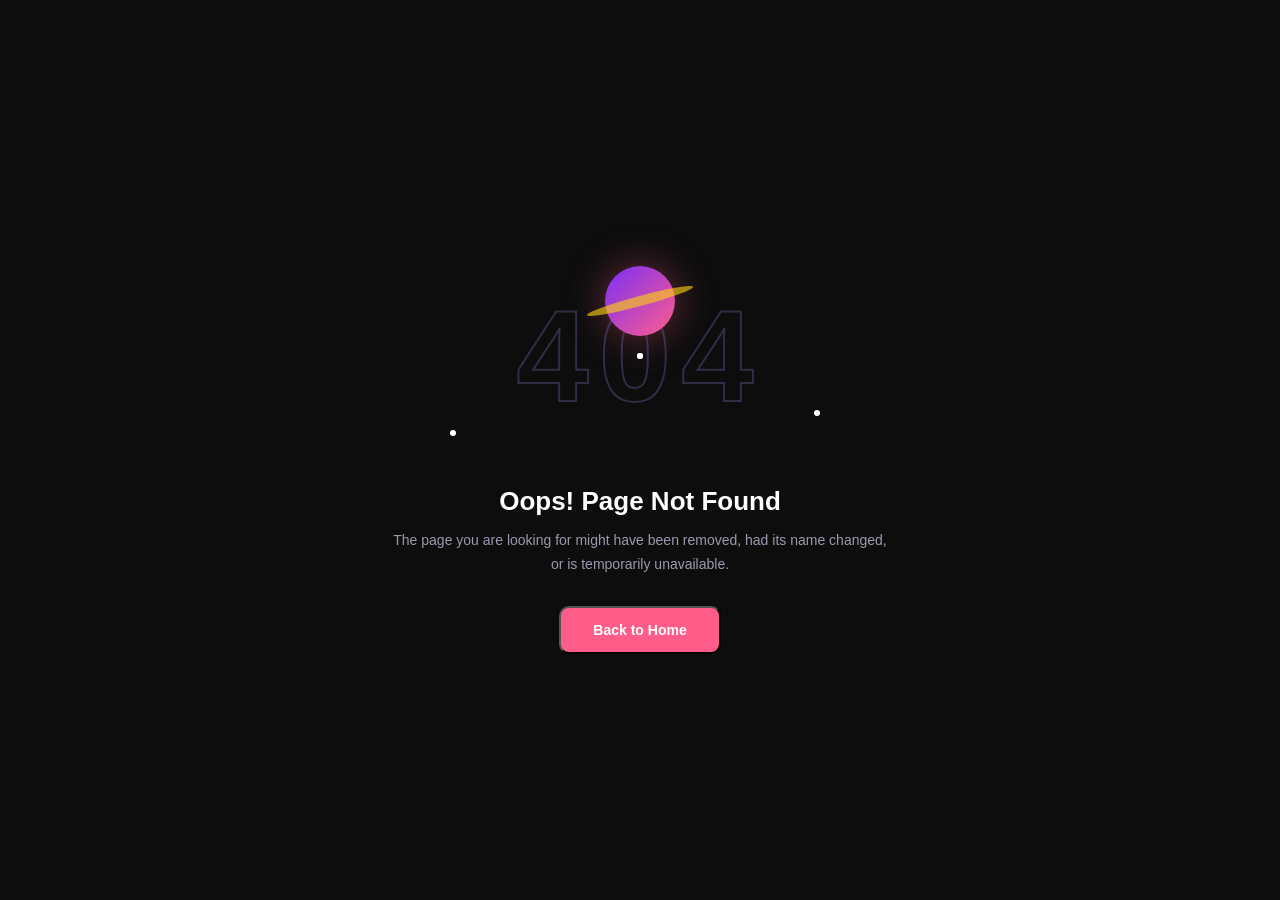
<file: HTML CSS/404 - Page Not Found/index.html>
<!doctype html>
<html lang="en">
    <head>
        <meta charset="UTF-8" />
        <meta name="viewport" content="width=device-width, initial-scale=1.0" />
        <title>404 - Page Not Found</title>
        <link rel="stylesheet" href="style.css" />
    </head>
    <body>
        <main class="error-wrapper">
            <section class="illustration">
                <div class="number">404</div>
                <div class="planet"></div>
                <div class="star"></div>
                <div class="star"></div>
                <div class="star"></div>
                <div class="star"></div>
            </section>
            <div class="error-title">Oops! Page Not Found</div>
            <div class="error-desc">
                The page you are looking for might have been removed, had its
                name changed, or is temporarily unavailable.
            </div>
            <button class="home-btn">Back to Home</button>
        </main>
    </body>
</html>
</file>
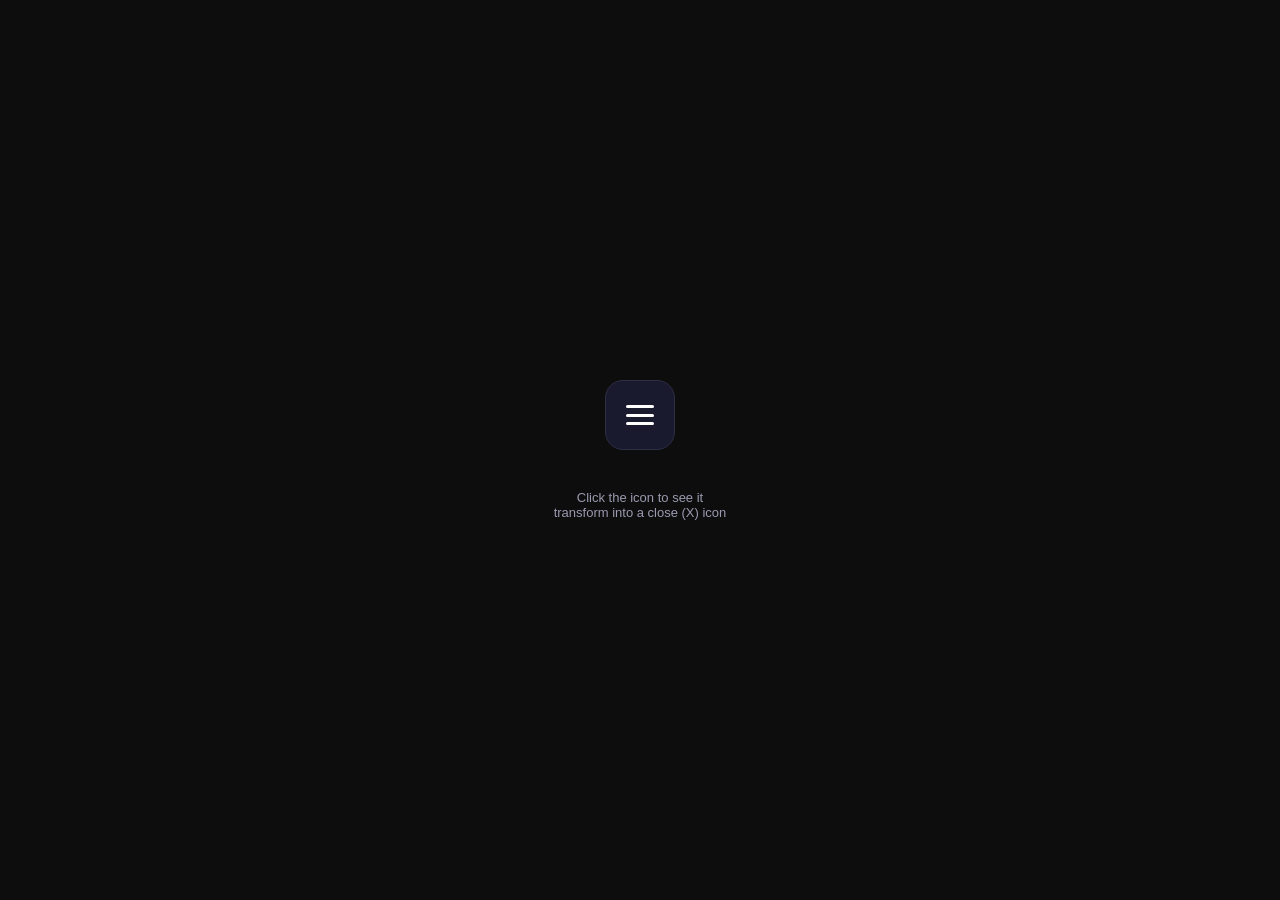
<file: HTML CSS/Animated Hamburger Menu/index.html>
<!doctype html>
<html lang="en">
    <head>
        <meta charset="UTF-8" />
        <meta name="viewport" content="width=device-width, initial-scale=1.0" />
        <title>Animated Hamburger Menu</title>
        <link rel="stylesheet" href="style.css" />
    </head>
    <body>
        <main class="demo-wrapper">
            <label>
                <input type="checkbox" class="menu-toggle" />

                <div class="hamburger-box">
                    <div class="hamburger-icon">
                        <span></span>
                        <span></span>
                        <span></span>
                    </div>
                </div>
            </label>
            <div class="label-text">
                Click the icon to see it<br />transform into a close (X) icon
            </div>
        </main>
    </body>
</html>
</file>
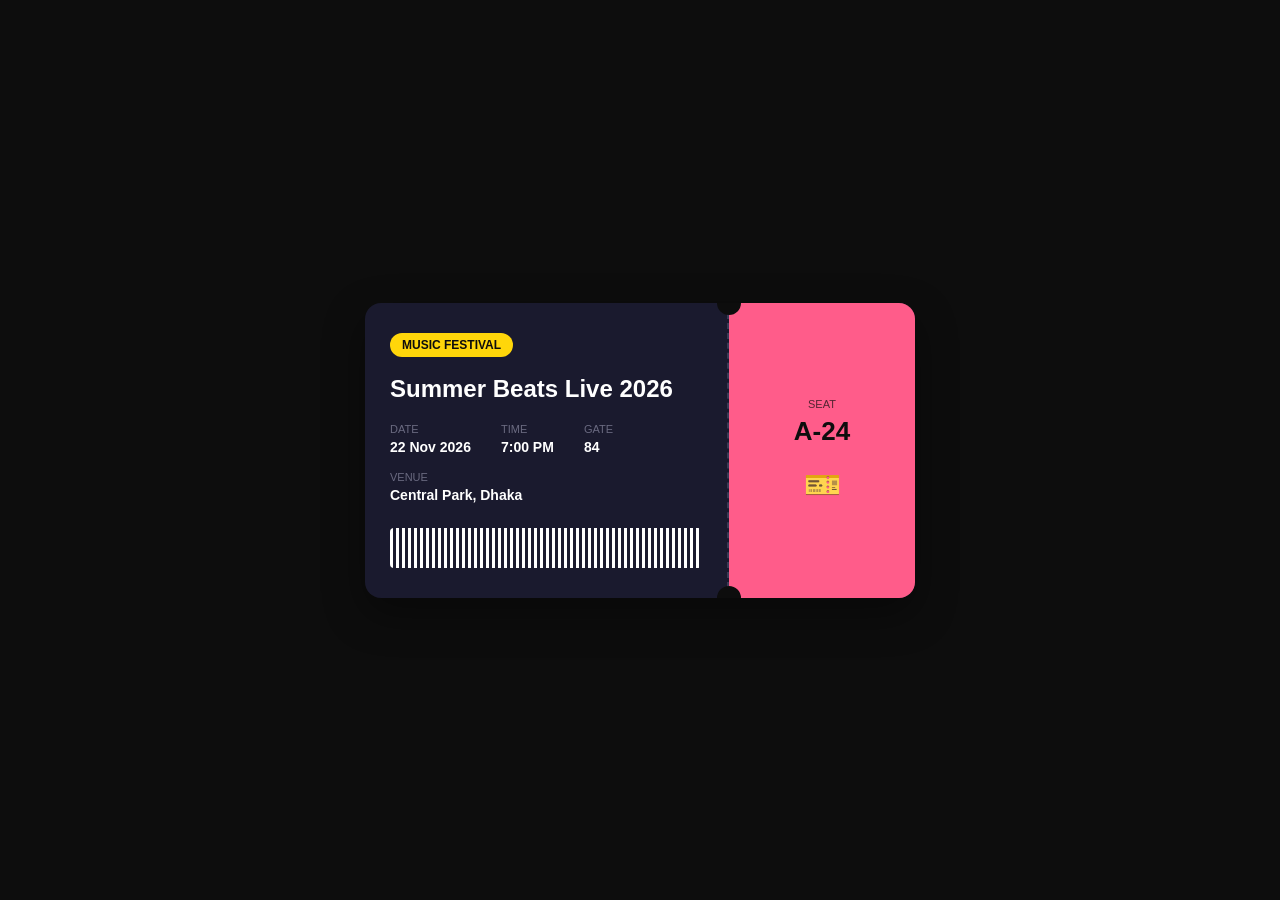
<file: HTML CSS/Event Ticket/index.html>
<!doctype html>
<html lang="en">
    <head>
        <meta charset="UTF-8" />
        <meta name="viewport" content="width=device-width, initial-scale=1.0" />
        <title>Event Ticket</title>
        <link rel="stylesheet" href="style.css" />
    </head>
    <body>
        <main class="ticket">
            <div class="ticket-left">
                <span class="ticket-tag">MUSIC FESTIVAL</span>
                <h1 class="event-title">Summer Beats Live 2026</h1>

                <section class="info-row">
                    <div class="info-box">
                        <div class="info-label">Date</div>
                        <div class="info-value">22 Nov 2026</div>
                    </div>

                    <div class="info-box">
                        <div class="info-label">Time</div>
                        <div class="info-value">7:00 PM</div>
                    </div>

                    <div class="info-box">
                        <div class="info-label">Gate</div>
                        <div class="info-value">84</div>
                    </div>
                </section>

                <section class="info-box">
                    <div class="info-label">Venue</div>
                    <div class="info-value">Central Park, Dhaka</div>
                </section>

                <div class="barcode"></div>
            </div>

            <div class="ticket-divider"></div>

            <section class="ticket-right">
                <div class="seat-label">Seat</div>
                <div class="seat-value">A-24</div>
                <div class="ticket-icon">🎫</div>
            </section>
        </main>
    </body>
</html>
</file>
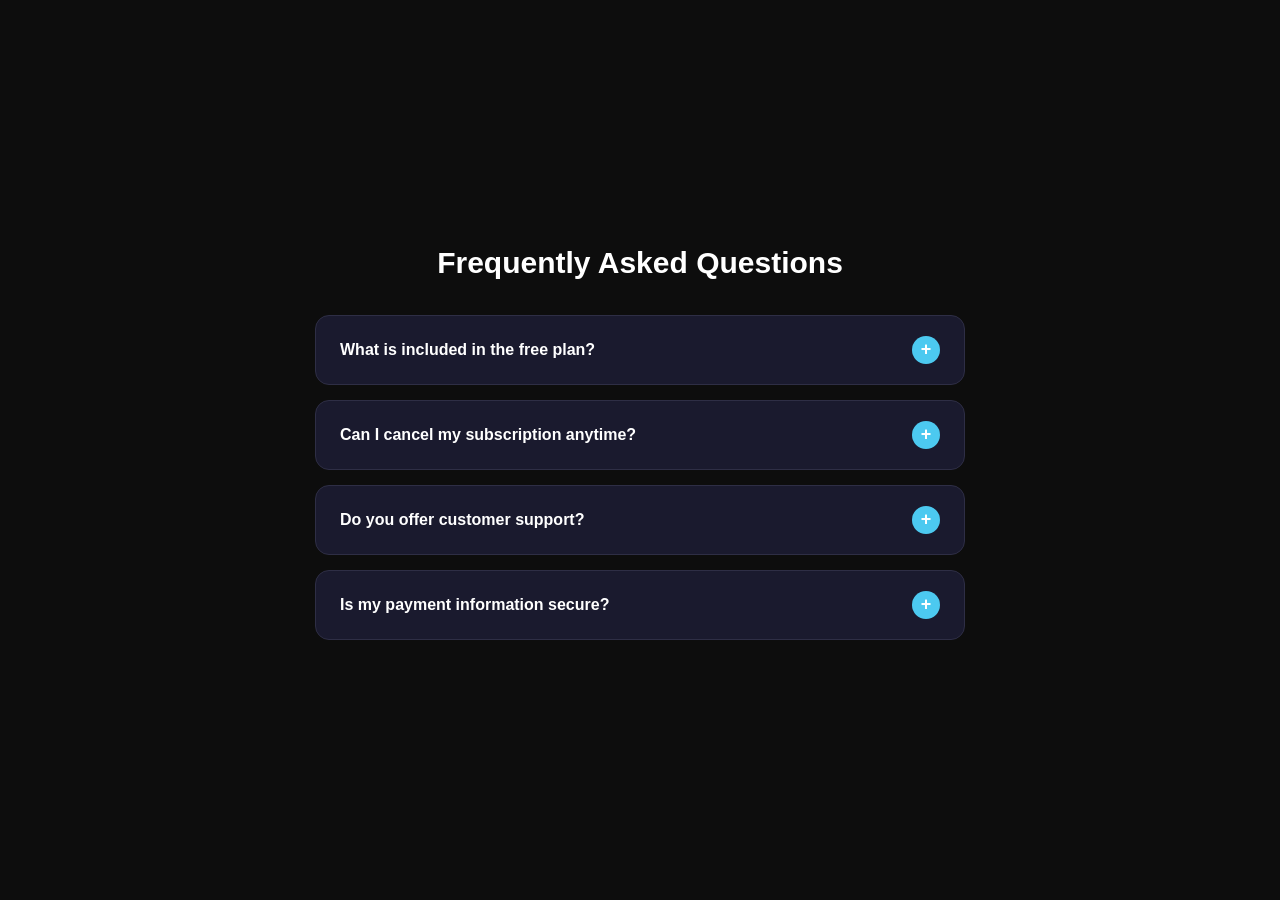
<file: HTML CSS/FAQ Accordion/index.html>
<!doctype html>
<html lang="en">
    <head>
        <meta charset="UTF-8" />
        <meta name="viewport" content="width=device-width, initial-scale=1.0" />
        <title>FAQ Accordion</title>
        <link rel="stylesheet" href="style.css" />
    </head>
    <body>
        <div class="faq-wrapper">
            <h1 class="heading">Frequently Asked Questions</h1>

            <div class="faq-item">
                <input type="checkbox" id="faq1" />
                <label for="faq1" class="faq-question">
                    What is included in the free plan?
                    <span class="faq-icon">+</span>
                </label>
                <div class="faq-answer">
                    <p>
                        The free plan includes basic features with limited
                        usage. You can upgrade anytime to unlock premium tools
                        and higher limits.
                    </p>
                </div>
            </div>

            <div class="faq-item">
                <input type="checkbox" id="faq2" />
                <label for="faq2" class="faq-question">
                    Can I cancel my subscription anytime?
                    <span class="faq-icon">+</span>
                </label>
                <div class="faq-answer">
                    <p>
                        Yes, you can cancel your subscription at any time from
                        your account settings. No hidden fees or cancellation
                        charges apply.
                    </p>
                </div>
            </div>

            <div class="faq-item">
                <input type="checkbox" id="faq3" />
                <label for="faq3" class="faq-question">
                    Do you offer customer support?
                    <span class="faq-icon">+</span>
                </label>
                <div class="faq-answer">
                    <p>
                        Yes, our support team is available 24/7 via email and
                        live chat to help you with any questions or issues.
                    </p>
                </div>
            </div>
            <div class="faq-item">
                <input type="checkbox" id="faq4" />
                <label for="faq4" class="faq-question">
                    Is my payment information secure?
                    <span class="faq-icon">+</span>
                </label>
                <div class="faq-answer">
                    <p>
                        Absolutely. All payments are processed through secure,
                        encrypted channels and we never store your card details
                        on our servers.
                    </p>
                </div>
            </div>
        </div>
    </body>
</html>
</file>
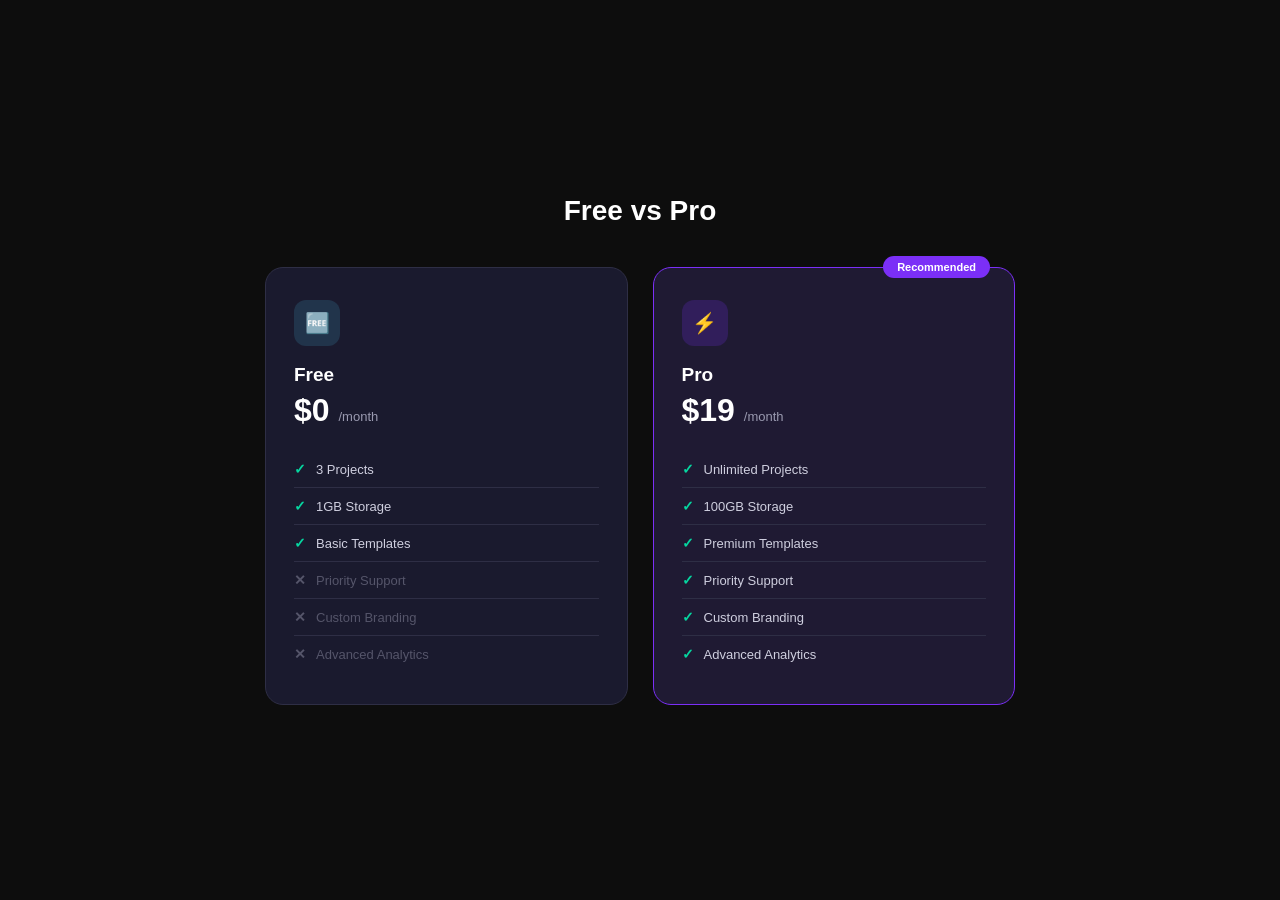
<file: HTML CSS/Free vs Pro Comparison/index.html>
<!doctype html>
<html lang="en">
    <head>
        <meta charset="UTF-8" />
        <meta name="viewport" content="width=device-width, initial-scale=1.0" />
        <title>Free vs Pro Comparison</title>
        <link rel="stylesheet" href="style.css" />
    </head>
    <body>
        <main class="compare-wrapper">
            <h1 class="heading">Free vs Pro</h1>

            <section class="compare-grid">
                <section class="plan-card">
                    <div class="plan-icon">🆓</div>
                    <div class="plan-name">Free</div>
                    <div class="plan-price">$0 <span>/month</span></div>

                    <ul class="feature-list">
                        <li><span class="check-yes">✓</span>3 Projects</li>
                        <li><span class="check-yes">✓</span>1GB Storage</li>
                        <li><span class="check-yes">✓</span>Basic Templates</li>
                        <li class="disable">
                            <span class="check-no">✕</span>Priority Support
                        </li>
                        <li class="disable">
                            <span class="check-no">✕</span>Custom Branding
                        </li>
                        <li class="disable">
                            <span class="check-no">✕</span>Advanced Analytics
                        </li>
                    </ul>
                </section>

                <section class="plan-card pro">
                    <div class="pro-badge">Recommended</div>
                    <div class="plan-icon">⚡</div>
                    <div class="plan-name">Pro</div>
                    <div class="plan-price">$19 <span>/month</span></div>

                    <ul class="feature-list">
                        <li>
                            <span class="check-yes">✓</span>Unlimited Projects
                        </li>
                        <li><span class="check-yes">✓</span>100GB Storage</li>
                        <li>
                            <span class="check-yes">✓</span>Premium Templates
                        </li>
                        <li>
                            <span class="check-yes">✓</span>Priority Support
                        </li>
                        <li><span class="check-yes">✓</span>Custom Branding</li>
                        <li>
                            <span class="check-yes">✓</span>Advanced Analytics
                        </li>
                    </ul>
                </section>
            </section>
        </main>
    </body>
</html>
</file>
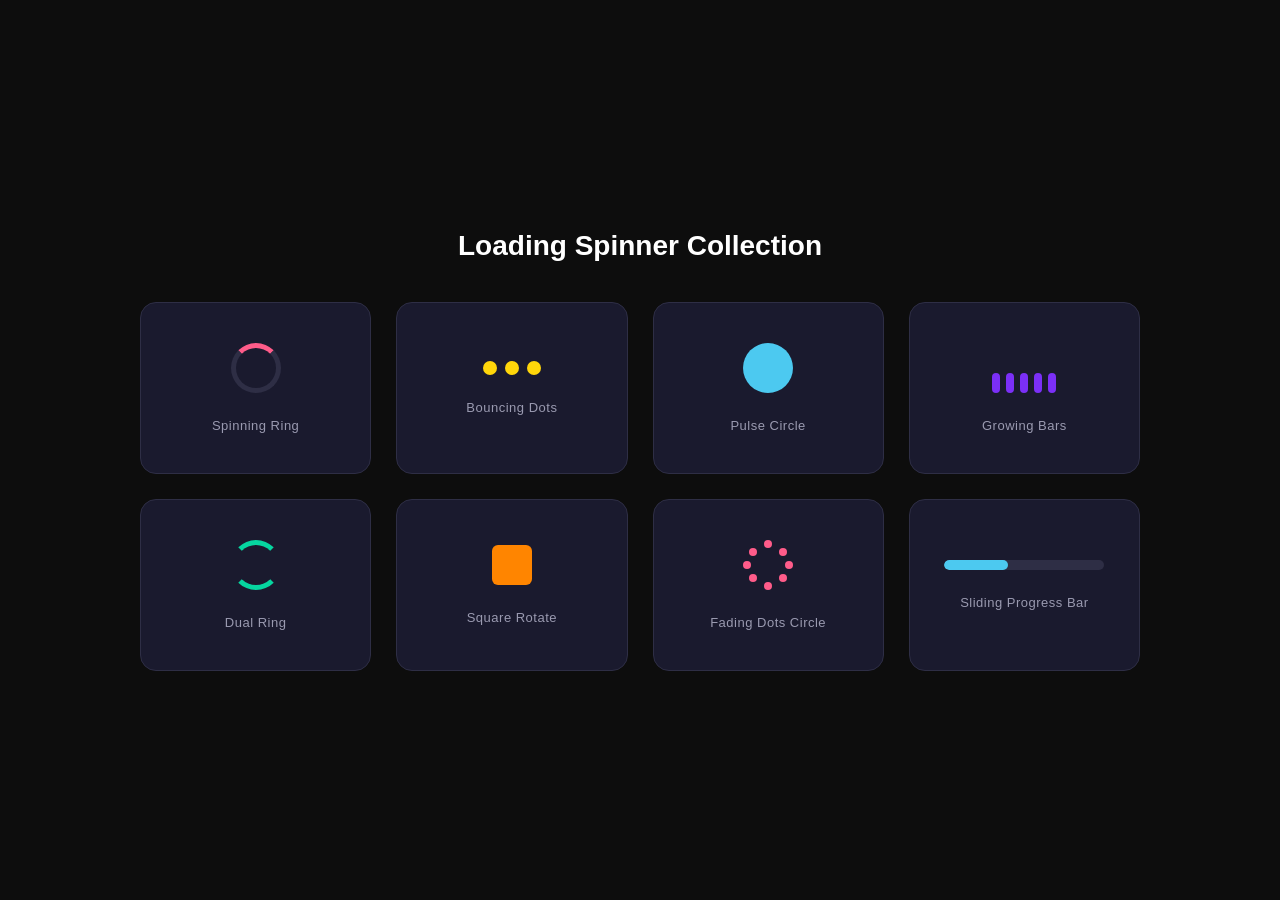
<file: HTML CSS/Loading Spinner Collection/index.html>
<!doctype html>
<html lang="en">
    <head>
        <meta charset="UTF-8" />
        <meta name="viewport" content="width=device-width, initial-scale=1.0" />
        <title>Loading Spinner Collection</title>
        <link rel="stylesheet" href="style.css" />
    </head>
    <body>
        <main class="wrapper">
            <h1 class="heading">Loading Spinner Collection</h1>

            <div class="grid">
                <div class="card">
                    <div class="ring"></div>
                    <span class="label">Spinning Ring</span>
                </div>

                <div class="card">
                    <div class="dots">
                        <span></span>
                        <span></span>
                        <span></span>
                    </div>
                    <span class="label">Bouncing Dots</span>
                </div>

                <div class="card">
                    <div class="pulse"></div>
                    <span class="label">Pulse Circle</span>
                </div>

                <div class="card">
                    <div class="bars">
                        <span></span>
                        <span></span>
                        <span></span>
                        <span> </span>
                        <span> </span>
                    </div>
                    <span class="label">Growing Bars</span>
                </div>

                <div class="card">
                    <div class="dual-ring"></div>
                    <span class="label">Dual Ring</span>
                </div>

                <div class="card">
                    <div class="square"></div>
                    <span class="label">Square Rotate</span>
                </div>

                <div class="card">
                    <div class="circle-dots">
                        <span></span>
                        <span></span>
                        <span></span>
                        <span></span>
                        <span></span>
                        <span></span>
                        <span></span>
                        <span></span>
                    </div>
                    <span class="label">Fading Dots Circle</span>
                </div>

                <div class="card">
                    <div class="progress-track">
                        <div class="progress-fill"></div>
                    </div>
                    <span class="label">Sliding Progress Bar</span>
                </div>
            </div>
        </main>
    </body>
</html>
</file>
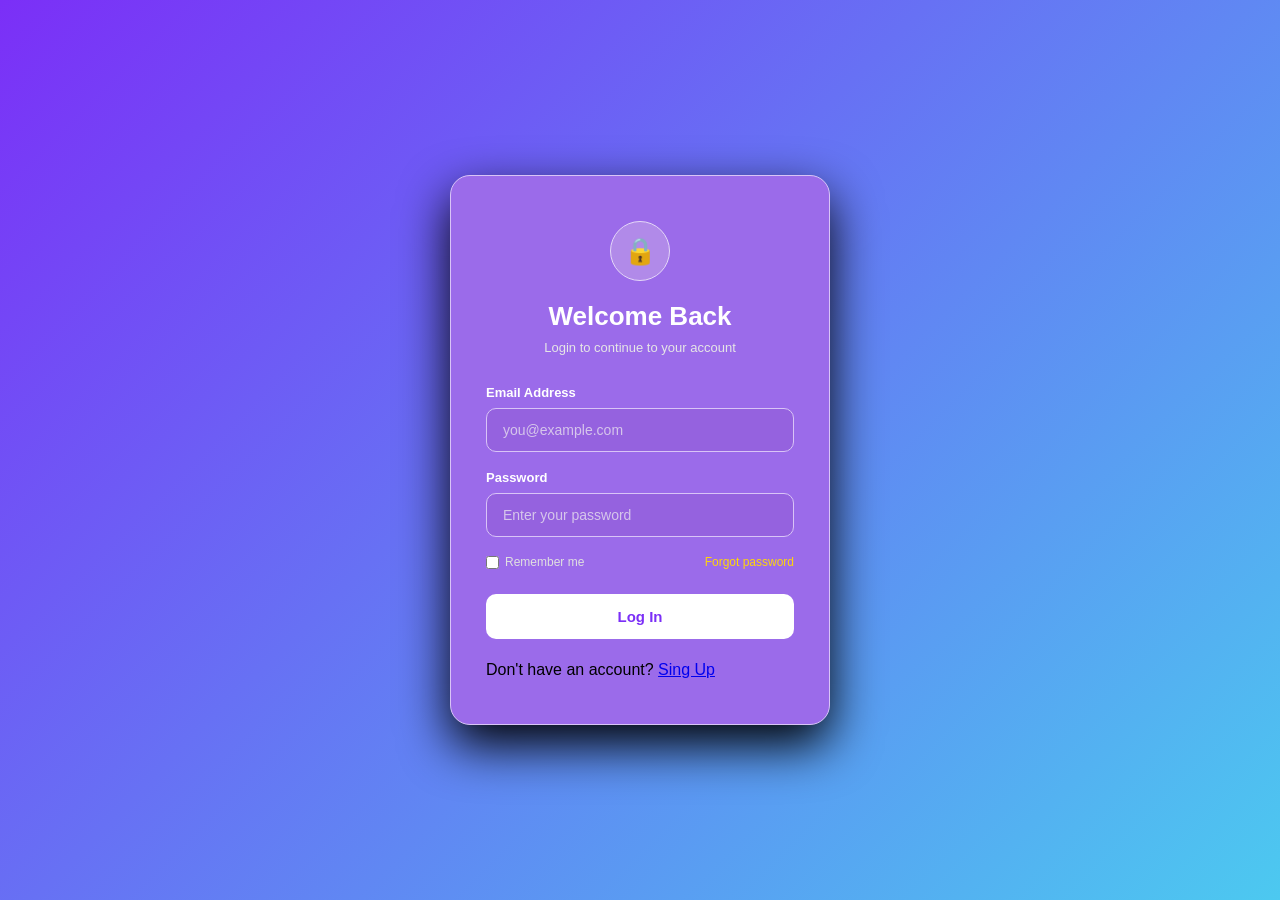
<file: HTML CSS/Login Form - Glassmorphism/index.html>
<!doctype html>
<html lang="en">
    <head>
        <meta charset="UTF-8" />
        <meta name="viewport" content="width=device-width, initial-scale=1.0" />
        <title>Login Form - Glassmorphism</title>
        <link rel="stylesheet" href="style.css" />
    </head>
    <body>
        <main class="login-card">
            <div class="login-icon">🔒</div>
            <div class="login-title">Welcome Back</div>
            <div class="login-subtext">Login to continue to your account</div>

            <section class="input-group">
                <label for="" class="input-label">Email Address</label>
                <input type="email" placeholder="you@example.com" />
            </section>

            <section class="input-group">
                <label for="" class="input-label">Password</label>
                <input type="password" placeholder="Enter your password" />
            </section>

            <section class="form-options">
                <label class="remember-me">
                    <input type="checkbox" />
                    Remember me
                </label>
                <a href="#" class="forgot-link">Forgot password</a>
            </section>

            <button class="login-btn">Log In</button>

            <section class="signup-text">
                Don't have an account? <a href="#">Sing Up</a>
            </section>
        </main>
    </body>
</html>
</file>
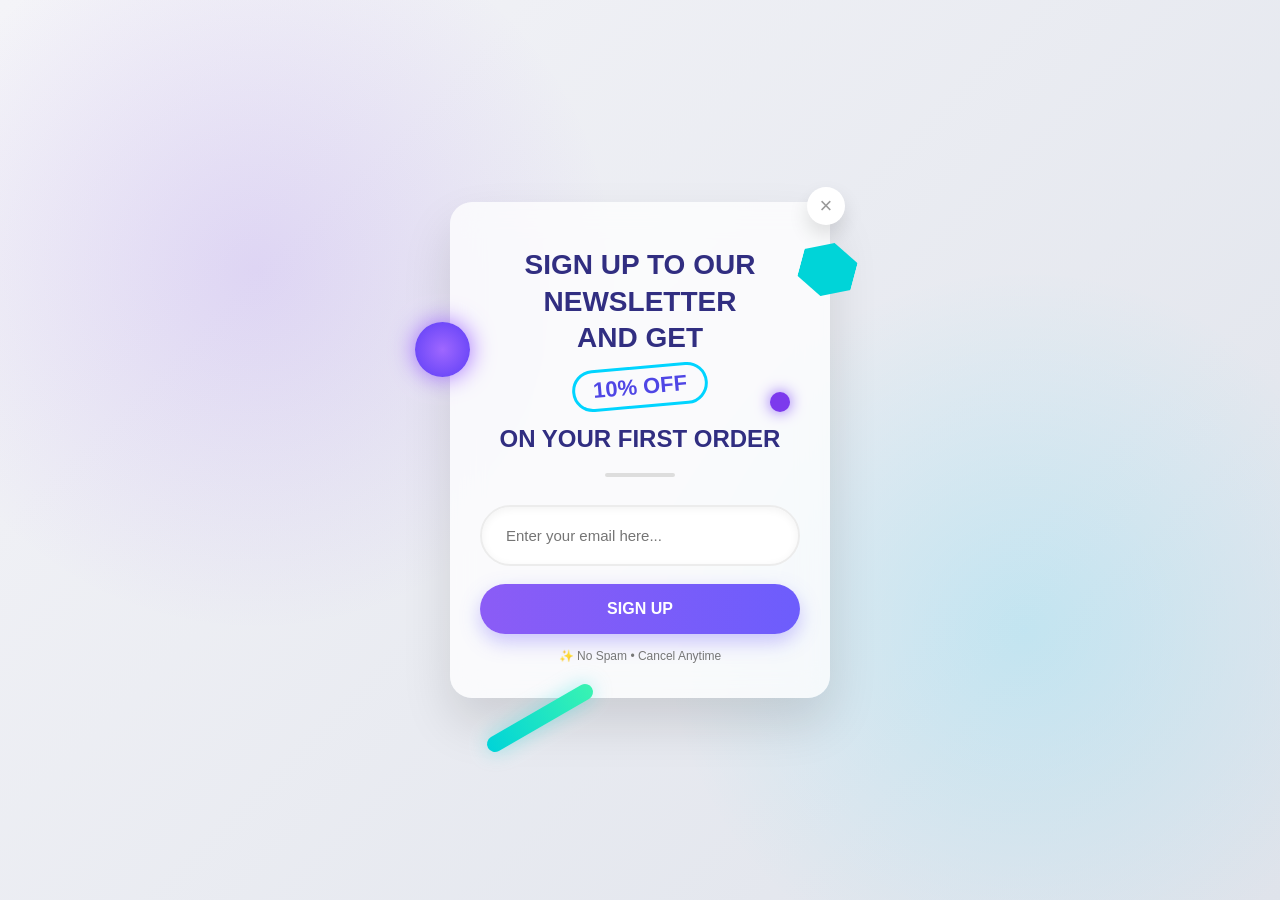
<file: HTML CSS/Modern Newsletter/index.html>
<!doctype html>
<html lang="en">
    <head>
        <meta charset="UTF-8" />
        <meta name="viewport" content="width=device-width, initial-scale=1.0" />
        <title>Modern Newsletter</title>
        <link rel="stylesheet" href="style.css" />
    </head>
    <body>
        <main class="main">
            <div class="close">×</div>
            <div class="shape1"></div>
            <div class="shape2"></div>
            <div class="shape3"></div>
            <div class="shape4"></div>

            <h1>
                sign up to our newsletter <br />
                and get
            </h1>

            <div class="offer">10% OFF</div>

            <h2>on your first order</h2>

            <div class="line"></div>

            <div class="input-box">
                <input type="email" placeholder="Enter your email here..." />
            </div>

            <button>Sign Up</button>

            <p class="note">✨ No Spam • Cancel Anytime</p>
        </main>
    </body>
</html>
</file>
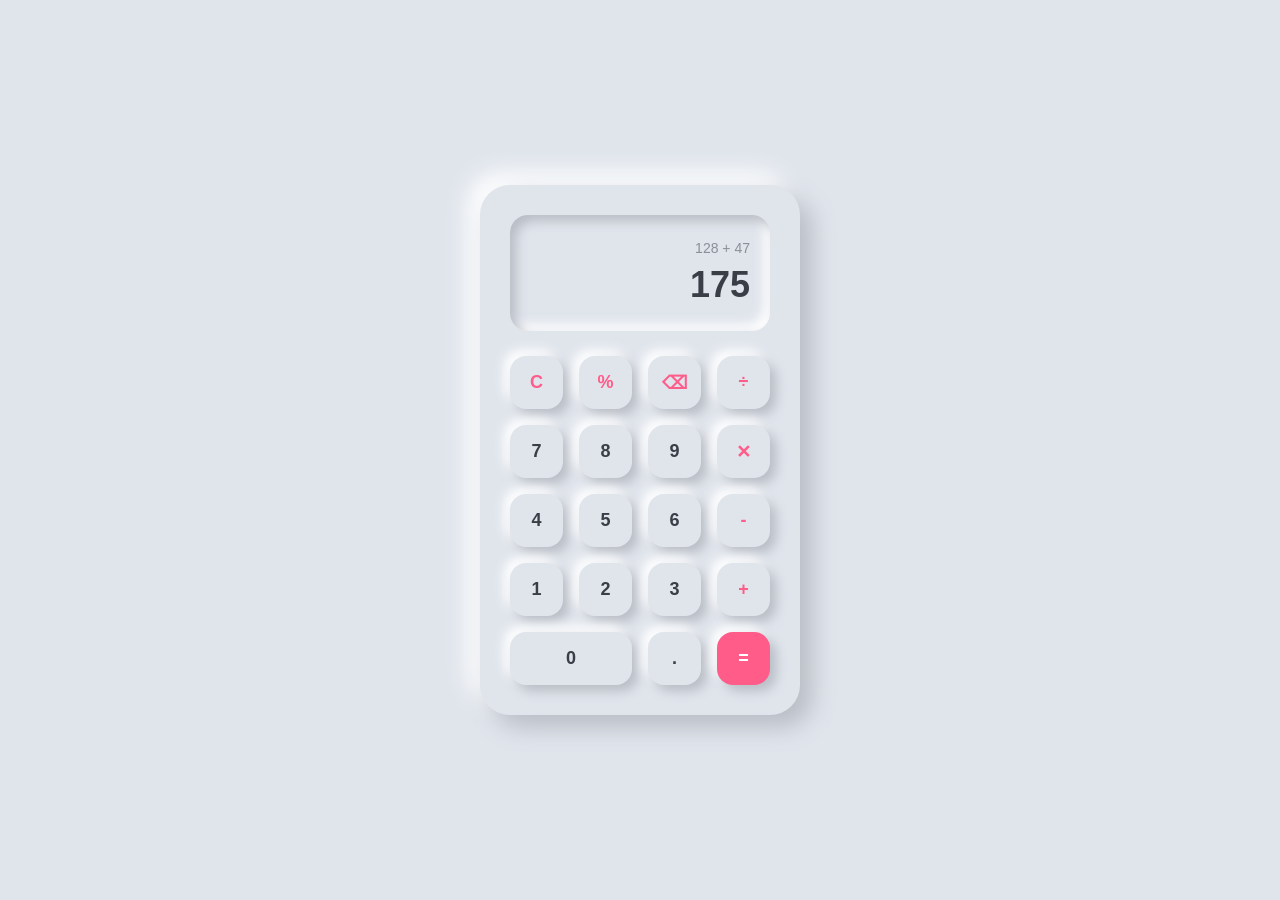
<file: HTML CSS/Neumorphism Calculator/index.html>
<!doctype html>
<html lang="en">
    <head>
        <meta charset="UTF-8" />
        <meta name="viewport" content="width=device-width, initial-scale=1.0" />
        <title>Neumorphism Calculator</title>
        <link rel="stylesheet" href="style.css" />
    </head>
    <body>
        <main class="calculator">
            <section class="display">
                <div class="display-sub">128 + 47</div>
                <div class="display-main">175</div>
            </section>
            <section class="btn-grid">
                <button class="btn operator">C</button>
                <button class="btn operator">%</button>
                <button class="btn operator">⌫</button>
                <button class="btn operator">÷</button>

                <button class="btn">7</button>
                <button class="btn">8</button>
                <button class="btn">9</button>
                <button class="btn operator">✕</button>

                <button class="btn">4</button>
                <button class="btn">5</button>
                <button class="btn">6</button>
                <button class="btn operator">-</button>

                <button class="btn">1</button>
                <button class="btn">2</button>
                <button class="btn">3</button>
                <button class="btn operator">+</button>

                <button class="btn wide">0</button>
                <button class="btn">.</button>
                <button class="btn equal">=</button>
            </section>
        </main>
    </body>
</html>
</file>
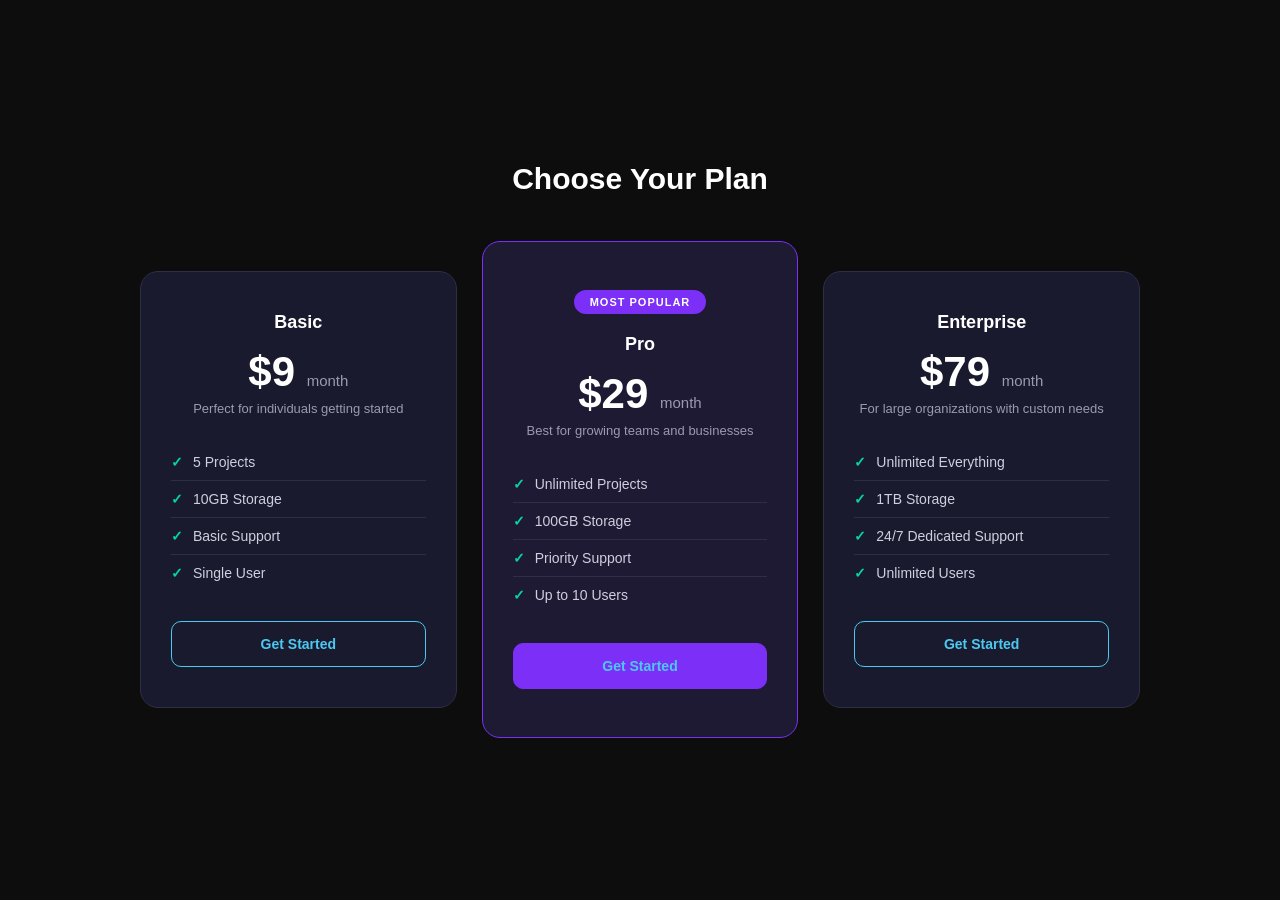
<file: HTML CSS/Pricing Table/index.html>
<!doctype html>
<html lang="en">
    <head>
        <meta charset="UTF-8" />
        <meta name="viewport" content="width=device-width, initial-scale=1.0" />
        <title>Pricing Table</title>
        <link rel="stylesheet" href="style.css" />
    </head>
    <body>
        <main class="pricing-wrapper">
            <h1 class="heading">Choose Your Plan</h1>

            <section class="pricing-grid">
                <div class="plan-card">
                    <div class="plan-name">Basic</div>
                    <div class="plan-price">$9 <span>month</span></div>
                    <div class="plan-desc">
                        Perfect for individuals getting started
                    </div>
                    <ul class="plan-features">
                        <li><span class="check">✓</span>5 Projects</li>
                        <li><span class="check">✓</span>10GB Storage</li>
                        <li><span class="check">✓</span>Basic Support</li>
                        <li><span class="check">✓</span>Single User</li>
                    </ul>
                    <button class="plan-btn">Get Started</button>
                </div>

                <div class="plan-card popular">
                    <div class="badge">Most Popular</div>
                    <div class="plan-name">Pro</div>
                    <div class="plan-price">$29 <span>month</span></div>
                    <div class="plan-desc">
                        Best for growing teams and businesses
                    </div>
                    <ul class="plan-features">
                        <li><span class="check">✓</span>Unlimited Projects</li>
                        <li><span class="check">✓</span>100GB Storage</li>
                        <li><span class="check">✓</span>Priority Support</li>
                        <li><span class="check">✓</span>Up to 10 Users</li>
                    </ul>
                    <button class="plan-btn">Get Started</button>
                </div>

                <div class="plan-card">
                    <div class="plan-name">Enterprise</div>
                    <div class="plan-price">$79 <span>month</span></div>
                    <div class="plan-desc">
                        For large organizations with custom needs
                    </div>
                    <ul class="plan-features">
                        <li>
                            <span class="check">✓</span>Unlimited Everything
                        </li>
                        <li><span class="check">✓</span>1TB Storage</li>
                        <li>
                            <span class="check">✓</span>24/7 Dedicated Support
                        </li>
                        <li><span class="check">✓</span>Unlimited Users</li>
                    </ul>
                    <button class="plan-btn">Get Started</button>
                </div>
            </section>
        </main>
    </body>
</html>
</file>
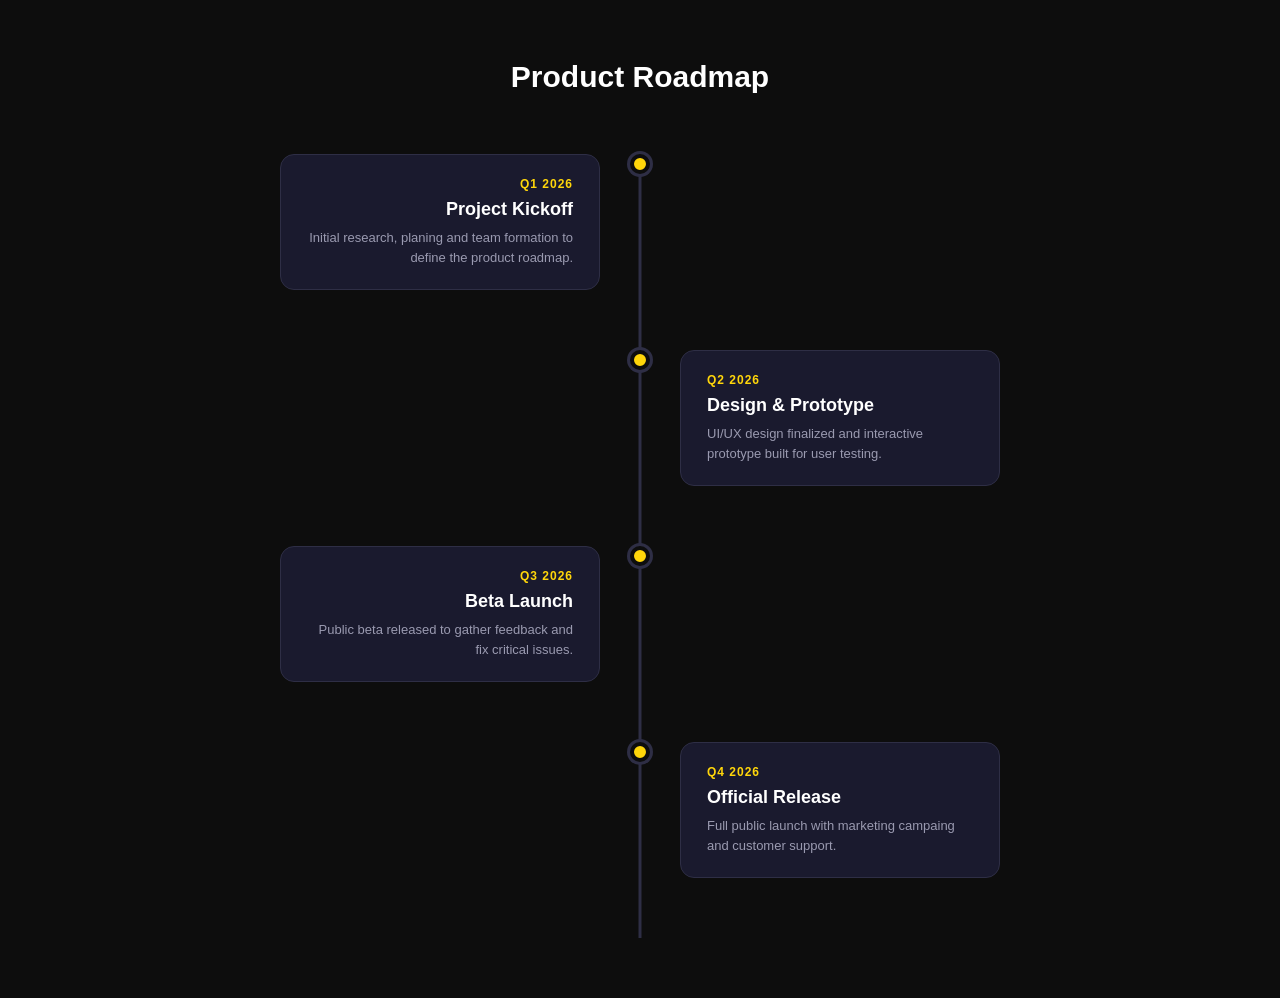
<file: HTML CSS/Timeline  Roadmap/index.html>
<!doctype html>
<html lang="en">
    <head>
        <meta charset="UTF-8" />
        <meta name="viewport" content="width=device-width, initial-scale=1.0" />
        <title>Timeline Roadmap</title>
        <link rel="stylesheet" href="style.css" />
    </head>
    <body>
        <main>
            <h1 class="heading">Product Roadmap</h1>

            <section class="timeline">
                <div class="timeline-item">
                    <div class="timeline-dot"></div>
                    <div class="timeline-card">
                        <div class="timeline-date">Q1 2026</div>
                        <div class="timeline-title">Project Kickoff</div>
                        <div class="timeline-desc">
                            Initial research, planing and team formation to
                            define the product roadmap.
                        </div>
                    </div>
                </div>

                <div class="timeline-item">
                    <div class="timeline-dot"></div>
                    <div class="timeline-card">
                        <div class="timeline-date">Q2 2026</div>
                        <div class="timeline-title">Design & Prototype</div>
                        <div class="timeline-desc">
                            UI/UX design finalized and interactive prototype
                            built for user testing.
                        </div>
                    </div>
                </div>

                <div class="timeline-item">
                    <div class="timeline-dot"></div>
                    <div class="timeline-card">
                        <div class="timeline-date">Q3 2026</div>
                        <div class="timeline-title">Beta Launch</div>
                        <div class="timeline-desc">
                            Public beta released to gather feedback and fix
                            critical issues.
                        </div>
                    </div>
                </div>

                <div class="timeline-item">
                    <div class="timeline-dot"></div>
                    <div class="timeline-card">
                        <div class="timeline-date">Q4 2026</div>
                        <div class="timeline-title">Official Release</div>
                        <div class="timeline-desc">
                            Full public launch with marketing campaing and
                            customer support.
                        </div>
                    </div>
                </div>
            </section>
        </main>
    </body>
</html>
</file>
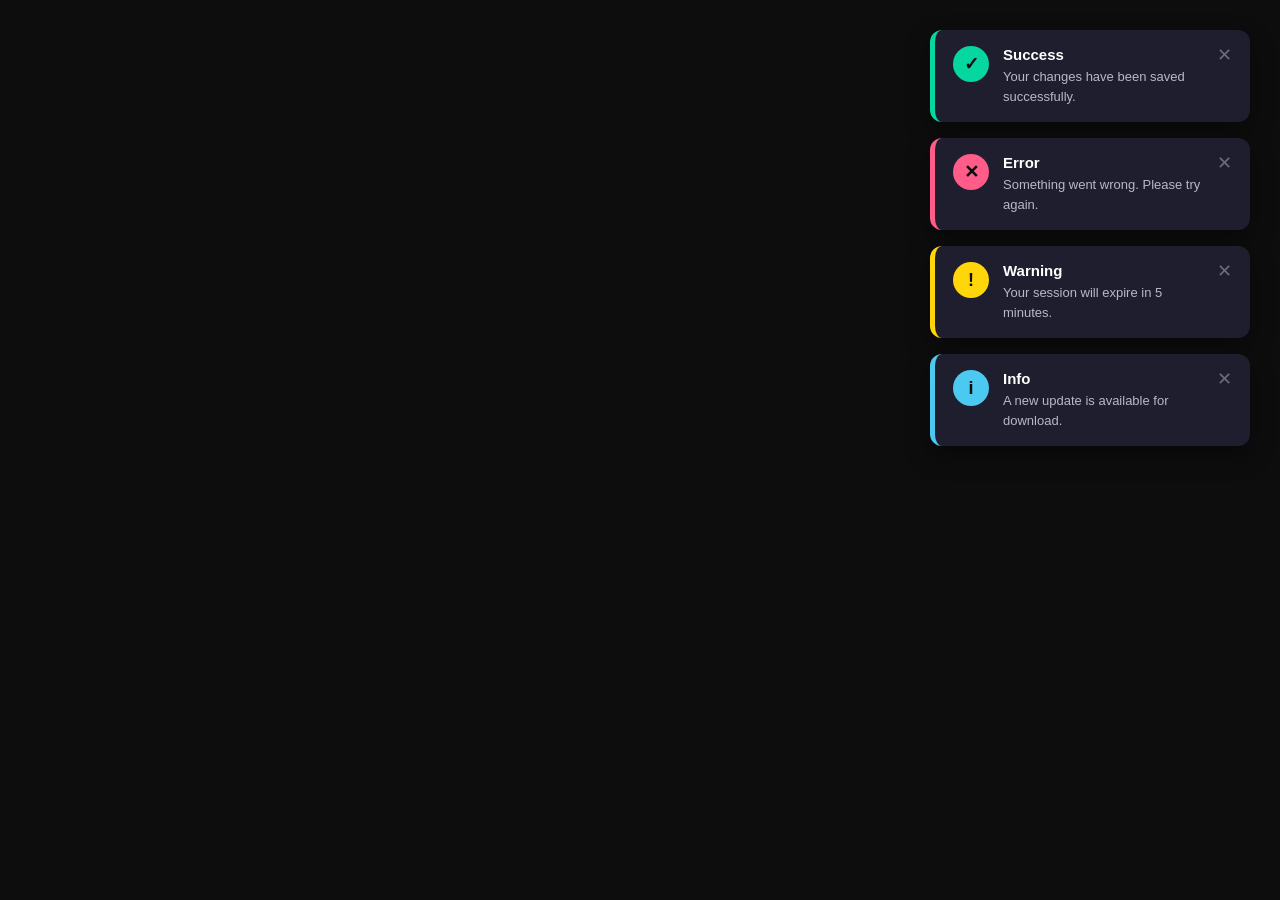
<file: HTML CSS/Toast Notification UI/index.html>
<!doctype html>
<html lang="en">
    <head>
        <meta charset="UTF-8" />
        <meta name="viewport" content="width=device-width, initial-scale=1.0" />
        <title>Toast Notification UI</title>
        <link rel="stylesheet" href="style.css" />
    </head>
    <body>
        <main class="toast-container">
            <div class="toast">
                <div class="toast-icon">✓</div>
                <div class="toast-content">
                    <div class="toast-title">Success</div>
                    <div class="toast-message">
                        Your changes have been saved successfully.
                    </div>
                </div>
                <div class="toast-close">✕</div>
            </div>

            <div class="toast error">
                <div class="toast-icon">✕</div>
                <div class="toast-content">
                    <div class="toast-title">Error</div>
                    <div class="toast-message">
                        Something went wrong. Please try again.
                    </div>
                </div>
                <div class="toast-close">✕</div>
            </div>

            <div class="toast warning">
                <div class="toast-icon">!</div>
                <div class="toast-content">
                    <div class="toast-title">Warning</div>
                    <div class="toast-message">
                        Your session will expire in 5 minutes.
                    </div>
                </div>
                <div class="toast-close">✕</div>
            </div>

            <div class="toast info">
                <div class="toast-icon">i</div>
                <div class="toast-content">
                    <div class="toast-title">Info</div>
                    <div class="toast-message">
                        A new update is available for download.
                    </div>
                </div>
                <div class="toast-close">✕</div>
            </div>
        </main>
    </body>
</html>
</file>
<file: HTML CSS/404 - Page Not Found/style.css>
* {
    margin: 0;
    padding: 0;
    box-sizing: border-box;
    font-family: Arial, Helvetica, sans-serif;
}

body {
    min-height: 100vh;
    background-color: #0d0d0d;
    display: flex;
    align-items: center;
    justify-content: center;
    padding: 30px;
    overflow: hidden;
}

.error-wrapper {
    text-align: center;
    max-width: 500px;
}

.illustration {
    position: relative;
    height: 220px;
    margin-bottom: 20px;
    display: flex;
    align-items: center;
    justify-content: center;
}

.number {
    font-size: 130px;
    font-weight: bold;
    color: transparent;
    -webkit-text-stroke: 2px #2e2e45;
    letter-spacing: 10px;
}

.planet {
    position: absolute;
    top: 20px;
    left: 50%;
    transform: translateX(-50%);
    width: 70px;
    height: 70px;
    border-radius: 50%;
    background: linear-gradient(135deg, #7b2ff7, #ff5c8a);
    box-shadow: 0 0 40px rgba(255, 92, 138, 0.4);
    animation: float 3s ease-in-out infinite;
}

.planet::before {
    content: '';
    position: absolute;
    top: 50%;
    left: -20px;
    width: 110px;
    height: 10px;
    background-color: #ffd60a;
    border-radius: 50%;
    transform: translateY(-50%) rotate(-15deg);
    opacity: 0.6;
}

@keyframes float {
    0%,
    100% {
        transform: translateX(-50%) translateY(0);
    }
    50% {
        transform: translateX(-50%) translateY(-18px);
    }
}

.star {
    position: absolute;
    width: 6px;
    height: 6px;
    background-color: #fff;
    border-radius: 50%;
    animation: twinkle 1.5s ease-in-out infinite;
}

.star:nth-child(1) {
    top: 20px;
    left: 30px;
    animation-delay: 0s;
}
.star:nth-child(2) {
    top: 60px;
    left: 40px;
    animation-delay: 0.4s;
}
.star:nth-child(3) {
    bottom: 30px;
    left: 60px;
    animation-delay: 0.8s;
}
.star:nth-child(4) {
    bottom: 50px;
    right: 70px;
    animation-delay: 1.2s;
}

@keyframes twinkle {
    0%,
    100% {
        opacity: 0.2;
        transform: scale(0.8);
    }
    50% {
        opacity: 1;
        transform: scale(1.3);
    }
}

.error-title {
    color: #fff;
    font-size: 26px;
    font-weight: bold;
    margin-bottom: 12px;
}

.error-desc {
    color: #9a9ab0;
    font-size: 14px;
    line-height: 1.7;
    margin-bottom: 30px;
}

.home-btn {
    display: inline-block;
    padding: 14px 32px;
    border-radius: 10px;
    background-color: #ff5c8a;
    color: #fff;
    font-size: 14px;
    font-weight: bold;
    text-decoration: none;
    cursor: pointer;
    transition:
        background-color 0.3s ease,
        transform 0.3s ease;
}

.home-btn:hover {
    background-color: #ff3d75;
    transform: translateY(-4px);
}
</file>
<file: HTML CSS/Animated Hamburger Menu/style.css>
* {
    margin: 0;
    padding: 0;
    box-sizing: border-box;
    font-family: Arial, Helvetica, sans-serif;
}

body {
    min-height: 100vh;
    background-color: #0d0d0d;
    display: flex;
    align-items: center;
    justify-content: center;
    padding: 30px;
}

.demo-wrapper {
    display: flex;
    flex-direction: column;
    align-items: center;
    gap: 40px;
}

.label-text {
    color: #9a9ab0;
    font-size: 13px;
    text-align: center;
}

.menu-toggle {
    display: none;
}

.hamburger-box {
    width: 70px;
    height: 70px;
    background-color: #1a1a2e;
    border: 1px solid #2e2e45;
    border-radius: 18px;
    display: flex;
    align-items: center;
    justify-content: center;
    cursor: pointer;
}

.hamburger-icon {
    position: relative;
    width: 28px;
    height: 20px;
}

.hamburger-icon span {
    position: absolute;
    left: 0;
    width: 100%;
    height: 3px;
    background-color: white;
    border-radius: 4px;
    transition:
        transform 0.35s ease,
        opacity 0.25s ease,
        top 0.35s ease;
}

.hamburger-icon span:nth-child(1) {
    top: 0;
}
.hamburger-icon span:nth-child(2) {
    top: 8.5px;
}
.hamburger-icon span:nth-child(3) {
    top: 17px;
}

.menu-toggle:checked ~ .hamburger-box .hamburger-icon span:nth-child(1) {
    top: 8.5px;
    transform: rotate(45deg);
    background-color: #ff5c8a;
}

.menu-toggle:checked ~ .hamburger-box .hamburger-icon span:nth-child(2) {
    opacity: 0;
}

.menu-toggle:checked ~ .hamburger-box .hamburger-icon span:nth-child(3) {
    top: 8.5px;
    transform: rotate(-45deg);
    background-color: #ff5c8a;
}
</file>
<file: HTML CSS/Event Ticket/style.css>
* {
    margin: 0;
    padding: 0;
    box-sizing: border-box;
    font-family: Arial, Helvetica, sans-serif;
}

body {
    min-height: 100vh;
    background-color: #0d0d0d;
    display: flex;
    align-items: center;
    justify-content: center;
    padding: 30px;
    color: #ffffff;
}

.ticket {
    display: flex;
    width: 100%;
    max-width: 550px;
    background-color: #1a1a2e;
    border-radius: 16px;
    box-shadow: 0px 15px 40px rgba(0, 0, 0, 0.4);
    overflow: hidden;
}

.ticket-left {
    flex: 2;
    padding: 30px 25px;
    position: relative;
}

.ticket-tag {
    display: inline-block;
    background-color: #ffd60a;
    color: #0d0d0d;
    font-size: 12px;
    font-weight: bold;
    padding: 5px 12px;
    border-radius: 20px;
    margin-bottom: 18px;
}

.event-title {
    font-size: 24px;
    font-weight: bold;
    margin-bottom: 20px;
}

.info-row {
    display: flex;
    gap: 30px;
    margin-bottom: 16px;
}

.info-box .info-label {
    color: #6a6a80;
    font-size: 11px;
    text-transform: uppercase;
    margin-bottom: 4px;
}

.info-box .info-value {
    font-size: 14px;
    font-weight: bold;
}

.barcode {
    margin-top: 25px;
    height: 40px;
    background: repeating-linear-gradient(
        90deg,
        #ffffff,
        #ffffff 3px,
        transparent 3px,
        transparent 6px
    );
    border-radius: 4px;
}

.ticket-divider {
    position: relative;
    width: 0;
    border-left: 2px dashed #3a3a55;
}

.ticket-divider::before,
.ticket-divider::after {
    content: '';
    position: absolute;
    left: -12px;
    width: 24px;
    height: 24px;
    background-color: #0d0d0d;
    border-radius: 50%;
}

.ticket-divider::before {
    top: -12px;
}

.ticket-divider::after {
    bottom: -12px;
}

.ticket-right {
    flex: 1;
    background-color: #ff5c8a;
    display: flex;
    flex-direction: column;
    align-items: center;
    justify-content: center;
    padding: 25px 15px;
    text-align: center;
}

.seat-label {
    color: rgba(13, 13, 13, 0.7);
    font-size: 11px;
    text-transform: uppercase;
    margin-bottom: 6px;
}

.seat-value {
    color: #0d0d0d;
    font-size: 26px;
    font-weight: bold;
    margin-bottom: 20px;
}

.ticket-icon {
    font-size: 30px;
}

@media (max-width: 500px) {
    .ticket {
        flex-direction: column;
    }

    .ticket-divider {
        width: auto;
        height: 0;
        border-left: none;
        border-top: 2px dashed #3a3a55;
    }

    .ticket-divider::before,
    .ticket-divider::after {
        top: -12px;
        left: auto;
    }

    .ticket-divider::before {
        left: -12px;
    }

    .ticket-divider::after {
        right: -12px;
    }
}
</file>
<file: HTML CSS/FAQ Accordion/style.css>
* {
    margin: 0;
    padding: 0;
    box-sizing: border-box;
    font-family: Arial, Helvetica, sans-serif;
}

body {
    min-height: 100vh;
    background-color: #0d0d0d;
    display: flex;
    align-items: center;
    justify-content: center;
    padding: 40px 20px;
}

.faq-wrapper {
    width: 100%;
    max-width: 650px;
}

.heading {
    text-align: center;
    color: white;
    font-size: 30px;
    margin-bottom: 35px;
}

.faq-item {
    background-color: #1a1a2e;
    border: 1px solid #2e2e45;
    border-radius: 14px;
    margin-bottom: 15px;
    overflow: hidden;
}

.faq-item input {
    display: none;
}

.faq-question {
    display: flex;
    align-items: center;
    justify-content: space-between;
    padding: 20px 24px;
    cursor: pointer;
    color: white;
    font-size: 16px;
    font-weight: bold;
}

.faq-icon {
    width: 28px;
    height: 28px;
    min-width: 28px;
    border-radius: 50%;
    background-color: #4cc9f0;
    display: flex;
    align-items: center;
    justify-content: center;
    font-size: 18px;
    transition: transform 0.4s ease;
}

.faq-answer {
    max-height: 0;
    overflow: hidden;
    transition:
        max-height 0.4s ease,
        padding 0.4s ease;
    padding: 0 24px;
}

.faq-answer p {
    color: #b8b8c8;
    font-size: 14px;
    line-height: 1.7;
    padding-bottom: 20px;
}

.faq-item input:checked ~ .faq-answer {
    max-height: 200px;
}

.faq-item input:checked ~ .faq-question .faq-icon {
    transform: rotate(45deg);
    background-color: #ff5c8a;
}
</file>
<file: HTML CSS/Free vs Pro Comparison/style.css>
* {
    margin: 0;
    padding: 0;
    font-family: Arial, Helvetica, sans-serif;
    box-sizing: border-box;
}

body {
    min-height: 100vh;
    background-color: #0d0d0d;
    display: flex;
    align-items: center;
    justify-content: center;
    padding: 50px 20px;
    color: white;
}

.compare-wrapper {
    width: 100%;
    max-width: 750px;
}

.heading {
    text-align: center;
    color: #fff;
    font-size: 28px;
    margin-bottom: 40px;
}

.compare-grid {
    display: grid;
    grid-template-columns: 1fr 1fr;
    gap: 25px;
}

.plan-card {
    background-color: #1a1a2e;
    border: 1px solid #2e2e45;
    border-radius: 18px;
    padding: 32px 28px;
    transition: transform 0.3s ease;
}

.plan-card:hover {
    transform: translateY(-8px);
}

.plan-card.pro {
    background-color: #1f1a33;
    border: 1px solid #7b2ff7;
    position: relative;
}

.pro-badge {
    position: absolute;
    top: -12px;
    right: 24px;
    background-color: #7b2ff7;
    color: white;
    font-size: 11px;
    font-weight: bold;
    padding: 5px 14px;
    border-radius: 20px;
}

.plan-icon {
    width: 46px;
    height: 46px;
    border-radius: 12px;
    display: flex;
    align-items: center;
    justify-content: center;
    font-size: 20px;
    margin-bottom: 18px;
}

.plan-card:not(.pro) .plan-icon {
    background-color: rgba(76, 201, 240, 0.15);
}

.plan-card.pro .plan-icon {
    background-color: rgba(123, 47, 247, 0.2);
}

.plan-name {
    color: #fff;
    font-size: 19px;
    font-weight: bold;
    margin-bottom: 6px;
}

.plan-price {
    font-size: 32px;
    font-weight: bold;
    margin-bottom: 22px;
}

.plan-price span {
    font-size: 13px;
    color: #9a9ab0;
    font-weight: normal;
}

.feature-list {
    list-style: none;
}

.feature-list li {
    display: flex;
    align-items: center;
    gap: 10px;
    color: #cfcfdf;
    font-size: 13px;
    padding: 10px 0;
    border-bottom: 1px solid #2e2e45;
}

.feature-list li:last-child {
    border-bottom: none;
}

.feature-list li.disable {
    color: #55556a;
}

.check-yes {
    color: #06d6a0;
    font-weight: bold;
    font-size: 14px;
}

.check-no {
    color: #55556a;
    font-weight: bold;
    font-size: 14px;
}

@media (max-width: 600px) {
    .compare-grid {
        grid-template-columns: 1fr;
    }
}
</file>
<file: HTML CSS/Loading Spinner Collection/style.css>
* {
    margin: 0;
    padding: 0;
    box-sizing: border-box;
    font-family: 'Segoe UI', Tahoma, Geneva, Verdana, sans-serif;
}

body {
    min-height: 100vh;
    background-color: #0d0d0d;
    display: flex;
    align-items: center;
    justify-content: center;
    padding: 40px 20px;
}

.wrapper {
    width: 100%;
    max-width: 1000px;
}

.heading {
    text-align: center;
    color: #fff;
    font-size: 28px;
    margin-bottom: 40px;
}

.grid {
    display: grid;
    grid-template-columns: repeat(auto-fit, minmax(200px, 1fr));
    gap: 25px;
}

.card {
    background-color: #1a1a2e;
    border: 1px solid #2e2e45;
    border-radius: 16px;
    padding: 40px 20px;
    display: flex;
    flex-direction: column;
    align-items: center;
    justify-content: center;
    gap: 25px;
    min-height: 100px;
}

.label {
    color: #9a9ab0;
    font-size: 13px;
    letter-spacing: 0.5px;
}

.ring {
    width: 50px;
    height: 50px;
    border: 5px solid #2e2e45;
    border-top: 5px solid #ff5c8a;
    border-radius: 50%;
    animation: spin 1s linear infinite;
}

@keyframes spin {
    to {
        transform: rotate(360deg);
    }
}

.dots {
    display: flex;
    gap: 8px;
}

.dots span {
    width: 14px;
    height: 14px;
    background-color: #ffd60a;
    border-radius: 50%;
    animation: bounce 0.6s ease-in-out infinite;
}

.dots span:nth-child(2) {
    animation-delay: 0.15s;
}
.dots span:nth-child(3) {
    animation-delay: 0.3s;
}

@keyframes bounce {
    0%,
    100% {
        transform: translateY(0);
    }
    50% {
        transform: translateY(-16px);
    }
}

.pulse {
    width: 50px;
    height: 50px;
    background-color: #4cc9f0;
    border-radius: 50%;
    animation: pulse 1.2s ease-in-out infinite;
}

@keyframes pulse {
    0% {
        transform: scale(0.7);
        opacity: 1;
    }
    70% {
        transform: scale(1.4);
        opacity: 0;
    }
    100% {
        transform: scale(0.7);
        opacity: 0;
    }
}

.bars {
    display: flex;
    gap: 6px;
    align-items: flex-end;
    height: 50px;
}

.bars span {
    width: 8px;
    height: 20px;
    background-color: #7b2ff7;
    border-radius: 4px;
    animation: grow 1s ease-in-out infinite;
}

.bars span:nth-child(2) {
    animation-delay: 0.1s;
}
.bars span:nth-child(3) {
    animation-delay: 0.2s;
}
.bars span:nth-child(4) {
    animation-delay: 0.3s;
}
.bars span:nth-child(5) {
    animation-delay: 0.4s;
}

@keyframes grow {
    0%,
    100% {
        height: 20px;
    }
    50% {
        height: 50px;
    }
}

.dual-ring {
    width: 50px;
    height: 50px;
    border-radius: 50%;
    border: 5px solid transparent;
    border-top-color: #06d6a0;
    border-bottom-color: #06d6a0;
    animation: spin 1.2s linear infinite;
}

.square {
    width: 40px;
    height: 40px;
    background-color: #ff8500;
    border-radius: 6px;
    animation: squareSpin 1.4s ease-in-out infinite;
}

@keyframes squareSpin {
    0% {
        transform: rotate(0deg) scale(1);
    }
    50% {
        transform: rotate(180deg) scale(0.7);
    }
    100% {
        transform: rotate(360deg) scale(1);
    }
}

.circle-dots {
    position: relative;
    width: 50px;
    height: 50px;
}

.circle-dots span {
    position: absolute;
    width: 8px;
    height: 8px;
    background-color: #ff5c8a;
    border-radius: 50%;
    animation: fade 1.2s linear infinite;
}

.circle-dots span:nth-child(1) {
    top: 0;
    left: 21px;
    animation-delay: 0s;
}
.circle-dots span:nth-child(2) {
    top: 8px;
    left: 36px;
    animation-delay: 0.15s;
}
.circle-dots span:nth-child(3) {
    top: 21px;
    left: 42px;
    animation-delay: 0.3s;
}
.circle-dots span:nth-child(4) {
    top: 34px;
    left: 36px;
    animation-delay: 0.45s;
}
.circle-dots span:nth-child(5) {
    top: 42px;
    left: 21px;
    animation-delay: 0.6s;
}
.circle-dots span:nth-child(6) {
    top: 34px;
    left: 6px;
    animation-delay: 0.75s;
}
.circle-dots span:nth-child(7) {
    top: 21px;
    left: 0px;
    animation-delay: 0.9s;
}
.circle-dots span:nth-child(8) {
    top: 8px;
    left: 6px;
    animation-delay: 1.05s;
}

@keyframes fade {
    0%,
    100% {
        opacity: 0.2;
    }
    50% {
        opacity: 1;
    }
}

.progress-track {
    width: 100%;
    max-width: 160px;
    height: 10px;
    background-color: #2e2e45;
    border-radius: 10px;
    overflow: hidden;
}

.progress-fill {
    width: 40%;
    height: 100%;
    background-color: #4cc9f0;
    border-radius: 10px;
    animation: slide 1.4s ease-in-out infinite;
}

@keyframes slide {
    0% {
        margin-left: -40%;
    }
    100% {
        margin-left: 100%;
    }
}
</file>
<file: HTML CSS/Login Form - Glassmorphism/style.css>
* {
    margin: 0;
    padding: 0;
    box-sizing: border-box;
    font-family: Arial, Helvetica, sans-serif;
}

body {
    min-height: 100vh;
    background: linear-gradient(135deg, #7b2ff7, #4cc9f0);
    display: flex;
    align-items: center;
    justify-content: center;
    padding: 30px;
}

.login-card {
    width: 100%;
    max-width: 380px;
    background-color: #9b6bea;
    backdrop-filter: blur(15px);
    border: 1px solid #d9c4f7;
    border-radius: 20px;
    padding: 45px 35px;
    box-shadow: 0px 20px 50px #000000;
}

.login-icon {
    width: 60px;
    height: 60px;
    background-color: #b18ae9;
    border: 1px solid #e5d8f8;
    border-radius: 50%;
    display: flex;
    align-items: center;
    justify-content: center;
    font-size: 26px;
    margin: 0 auto 20px auto;
}

.login-title {
    color: #fff;
    font-size: 26px;
    font-weight: bold;
    text-align: center;
    margin-bottom: 8px;
}

.login-subtext {
    color: #e6e6e6;
    font-size: 13px;
    text-align: center;
    margin-bottom: 30px;
}

.input-group {
    margin-bottom: 18px;
}

.input-label {
    display: block;
    color: #fff;
    font-size: 13px;
    font-weight: bold;
    margin-bottom: 8px;
}

.input-group input {
    width: 100%;
    padding: 13px 16px;
    font-size: 14px;
    color: #fff;
    background-color: #9562df;
    border: 1px solid #d9c4f7;
    border-radius: 10px;
    outline: none;
}

.input-group input::placeholder {
    color: #d6c6eb;
}

.input-group input:focus {
    border-color: #fff;
    background-color: #a978e8;
}

.form-options {
    display: flex;
    justify-content: space-between;
    align-items: center;
    margin-bottom: 25px;
    font-size: 12px;
}

.remember-me {
    display: flex;
    align-items: center;
    gap: 6px;
    color: #e0e0e0;
}

.forgot-link {
    color: #ffd60a;
    text-decoration: none;
}

.forgot-link:hover {
    text-decoration: underline;
}

.login-btn {
    width: 100%;
    padding: 14px;
    border-radius: 10px;
    border: none;
    background-color: #fff;
    color: #7b2ff7;
    font-size: 15px;
    font-weight: bold;
    cursor: pointer;
    margin-bottom: 22px;
    transition: background-color 0.3s ease;
}

.login-btn:hover {
    background-color: #ffd60a;
}

.singup-text {
    text-align: center;
    color: #e0e0e0;
    font-size: 13px;
}

.singup-text a {
    color: #fff;
    font-weight: bold;
    text-decoration: none;
}

.singup-text a:hover {
    text-decoration: underline;
}
</file>
<file: HTML CSS/Modern Newsletter/style.css>
* {
    margin: 0;
    padding: 0;
    box-sizing: border-box;
    font-family: Arial, Helvetica, sans-serif;
}

body {
    height: 100vh;
    display: flex;
    justify-content: center;
    align-items: center;
    background: #e8e8ef;
    overflow: hidden;
}

body::before {
    content: '';
    position: absolute;
    inset: 0;
    background:
        radial-gradient(
            circle at 20% 30%,
            rgba(124, 58, 237, 0.15),
            transparent 30%
        ),
        radial-gradient(
            circle at 80% 70%,
            rgba(0, 212, 255, 0.15),
            transparent 30%
        ),
        linear-gradient(135deg, #f4f4f8, #dfe3eb);
    z-index: -2;
}

.main {
    position: relative;
    width: 380px;
    padding: 45px 30px 35px;
    background: rgba(255, 255, 255, 0.75);
    backdrop-filter: blur(15px);
    border-radius: 22px;
    text-align: center;
    box-shadow: 0 25px 50px rgba(0, 0, 0, 0.12);
}

.close {
    position: absolute;
    top: -15px;
    right: -15px;
    width: 38px;
    height: 38px;
    background: white;
    border-radius: 50%;
    display: grid;
    place-items: center;
    font-size: 22px;
    color: #999;
    box-shadow: 0 10px 20px rgba(0, 0, 0, 0.12);
    cursor: pointer;
}

h1 {
    color: #312e81;
    font-size: 28px;
    font-weight: 900;
    line-height: 1.3;
    text-transform: uppercase;
}

h2 {
    color: #312e81;
    font-size: 24px;
    margin-top: 5px;
    font-weight: 900;
    line-height: 1.3;
    text-transform: uppercase;
}

.offer {
    display: inline-block;
    margin: 10px 0;
    padding: 5px 18px;
    border: 3px solid #00d4ff;
    border-radius: 999px;
    color: #4f46e5;
    font-weight: 900;
    font-size: 22px;
    transform: rotate(-5deg);
}

.line {
    width: 70px;
    height: 4px;
    background: #ddd;
    margin: 18px auto 28px;
    border-radius: 50px;
}

.input-box {
    background: #fff;
    border: 2px solid #ececec;
    border-radius: 40px;
    padding: 6px;
    box-shadow: inset 0 2px 8px rgba(0, 0, 0, 0.05);
}

input {
    width: 100%;
    border: none;
    outline: none;
    background: transparent;
    padding: 14px 18px;
    font-size: 15px;
    color: #555;
}

button {
    width: 100%;
    margin-top: 18px;
    padding: 16px;
    border: none;
    border-radius: 40px;
    background: linear-gradient(90deg, #8b5cf6, #6d5dfc);
    color: white;
    font-size: 16px;
    font-weight: 700;
    text-transform: uppercase;
    cursor: pointer;
    box-shadow: 0 8px 20px rgba(109, 93, 252, 0.35);
    transition: 0.3s;
}

button:hover {
    transform: translateY(-3px);
    box-shadow: 0 12px 24px rgba(109, 93, 252, 0.45);
}

.note {
    margin-top: 15px;
    color: #777;
    font-size: 12px;
}

.shape1,
.shape2,
.shape3,
.shape4 {
    position: absolute;
}

.shape1 {
    width: 55px;
    height: 55px;
    background: radial-gradient(circle, #9f67ff, #5b3df6);
    border-radius: 50%;
    left: -35px;
    top: 120px;
    filter: blur(0.3px);
    box-shadow: 0 0 25px #9f67ff;
}

.shape2 {
    width: 20px;
    height: 20px;
    border-radius: 50%;
    background: #7c3aed;
    right: 40px;
    top: 190px;
    box-shadow: 0 0 15px #8b5cf6;
}

.shape3 {
    width: 55px;
    height: 55px;
    background: #00d4d8;
    right: -25px;
    top: 40px;
    clip-path: polygon(50% 0%, 100% 25%, 100% 75%, 50% 100%, 0% 75%, 0% 25%);
    box-shadow: 0 10px 25px rgba(0, 212, 216, 0.4);
    transform: rotate(15deg);
}

.shape4 {
    width: 120px;
    height: 16px;
    background: linear-gradient(90deg, #00d4d8, #39f3b2);
    border-radius: 20px;
    transform: rotate(-30deg);
    bottom: -28px;
    left: 30px;
    box-shadow: 0 0 20px rgba(0, 212, 216, 0.35);
}

@media (max-width: 450px) {
    .main {
        width: 92%;
        padding: 35px 20px 28px;
    }
    h1 {
        font-size: 22px;
    }
    h2 {
        font-size: 20px;
    }
    .offer {
        font-size: 18px;
    }
}
</file>
<file: HTML CSS/Neumorphism Calculator/style.css>
* {
    margin: 0;
    padding: 0;
    box-sizing: border-box;
    font-family: Arial, Helvetica, sans-serif;
}

body {
    min-height: 100vh;
    background-color: #e0e5ec;
    display: flex;
    align-items: center;
    justify-content: center;
    padding: 30px;
}

.calculator {
    width: 100%;
    max-width: 320px;
    background-color: #e0e5ec;
    border-radius: 30px;
    padding: 30px;
    box-shadow:
        12px 12px 24px #b8bcc4,
        -12px -12px 24px white;
}

.display {
    background-color: #e0e5ec;
    border-radius: 18px;
    padding: 25px 20px;
    margin-bottom: 25px;
    text-align: right;
    box-shadow:
        inset 6px 6px 12px #b8bcc4,
        inset -6px -6px 12px white;
}

.display-sub {
    color: #8a8f98;
    font-size: 14px;
    margin-bottom: 8px;
}

.display-main {
    color: #3a3f47;
    font-size: 36px;
    font-weight: bold;
}

.btn-grid {
    display: grid;
    grid-template-columns: repeat(4, 1fr);
    gap: 16px;
}

.btn {
    aspect-ratio: 1/1;
    background-color: #e0e5ec;
    border-radius: 16px;
    border: none;
    box-shadow:
        6px 6px 12px #b8bcc4,
        -6px -6px 12px white;
    color: #3a3f47;
    font-size: 18px;
    font-weight: bold;
    cursor: pointer;
    display: flex;
    align-items: center;
    justify-content: center;
    transition: box-shadow 0.15s ease;
}

.btn:active {
    box-shadow:
        inset 4px 4px 8px #b8bcc4,
        inset -4px -4px 8px white;
}

.btn.operator {
    color: #ff5c8a;
}

.btn.equal {
    background-color: #ff5c8a;
    color: white;
    box-shadow:
        6px 6px 12px #b8bcc4,
        -6px -6px 12px white;
}

.btn.wide {
    grid-column: span 2;
    aspect-ratio: unset;
}
</file>
<file: HTML CSS/Pricing Table/style.css>
* {
    margin: 0;
    padding: 0;
    box-sizing: border-box;
    font-family:
        'Trebuchet MS', 'Lucida Sans Unicode', 'Lucida Grande', 'Lucida Sans',
        Arial, sans-serif;
}

body {
    min-height: 100vh;
    background-color: #0d0d0d;
    display: flex;
    align-items: center;
    justify-content: center;
    padding: 50px 20px;
    color: white;
}

.pricing-wrapper {
    width: 100%;
    max-width: 1000px;
}

.heading {
    text-align: center;
    color: white;
    font-size: 30px;
    margin-bottom: 45px;
}

.pricing-grid {
    display: grid;
    grid-template-columns: repeat(auto-fit, minmax(260px, 1fr));
    gap: 25px;
    align-items: center;
}

.plan-card {
    background-color: #1a1a2e;
    border: 1px solid #2e2e45;
    border-radius: 18px;
    padding: 40px 30px;
    text-align: center;
    transition:
        transform 0.3s ease,
        border-color 0.3s ease;
}

.plan-card:hover {
    transform: translateY(-10px);
    border-color: #ff5c8a;
}

.plan-card.popular {
    background-color: #1f1a33;
    border: 1px solid #7b2ff7;
    padding: 48px 30px;
}

.badge {
    display: inline-block;
    background-color: #7b2ff7;
    color: white;
    font-size: 11px;
    font-weight: bold;
    letter-spacing: 1px;
    text-transform: uppercase;
    padding: 6px 16px;
    border-radius: 20px;
    margin-bottom: 20px;
}

.plan-name {
    font-size: 18px;
    font-weight: bold;
    margin-bottom: 15px;
}

.plan-price {
    font-size: 42px;
    font-weight: bold;
    margin-bottom: 5px;
}

.plan-price span {
    font-size: 15px;
    color: #9a9ab0;
    font-weight: normal;
}

.plan-desc {
    color: #9a9ab0;
    font-size: 13px;
    margin-bottom: 28px;
}

.plan-features {
    list-style: none;
    margin-bottom: 30px;
    text-align: left;
}

.plan-features li {
    color: #cfcfdf;
    font-size: 14px;
    padding: 10px 0;
    border-bottom: 1px solid #2e2e45;
    display: flex;
    align-items: center;
    gap: 10px;
}

.plan-features li:last-child {
    border-bottom: none;
}

.check {
    color: #06d6a0;
    font-weight: bold;
}



.plan-btn {
    width: 100%;
    padding: 14px;
    border-radius: 10px;
    border: 1px solid #4cc9f0;
    background-color: transparent;
    color: #4cc9f0;
    font-size: 14px;
    font-weight: bold;
    cursor: pointer;
    transition: background-color 0.3s ease, color 0.3s ease;
}


.plan-btn:hover {
    background-color: #4cc9f0;
    color: #0d0d0d;
}



.plan-card.popular .plan-btn {
    background-color: #7b2ff7;
    border: 1px solid #7b2ff7;
}


.plan-card.popular .plan-btn:hover {
    background-color: #9b4dff;
}
</file>
<file: HTML CSS/Timeline  Roadmap/style.css>
* {
    margin: 0;
    padding: 0;
    box-sizing: border-box;
    font-family: Arial, Helvetica, sans-serif;
}

body {
    min-height: 100vh;
    background-color: #0d0d0d;
    padding: 60px 20px;
    color: #ffffff;
}

.heading {
    text-align: center;
    font-size: 30px;
    margin-bottom: 60px;
    font-weight: 600;
}

.timeline {
    position: relative;
    max-width: 800px;
    margin: 0 auto;
}

.timeline::before {
    content: '';
    position: absolute;
    top: 0;
    bottom: 0;
    left: 50%;
    width: 3px;
    background-color: #2e2e45;
    transform: translateX(-50%);
}

.timeline-item {
    position: relative;
    width: 50%;
    padding: 0 40px 60px;
}

.timeline-item:nth-child(odd) {
    left: 0;
    text-align: right;
}

.timeline-item:nth-child(even) {
    left: 50%;
    text-align: left;
}

.timeline-dot {
    position: absolute;
    top: 0;
    width: 20px;
    height: 20px;
    background-color: #ffd60a;
    border: 4px solid #0d0d0d;
    border-radius: 50%;
    box-shadow: 0 0 0 3px #2e2e45;
    z-index: 2;
}

.timeline-item:nth-child(odd) .timeline-dot {
    right: -10px;
}

.timeline-item:nth-child(even) .timeline-dot {
    left: -10px;
}

.timeline-card {
    background-color: #1a1a2e;
    border: 1px solid #2e2e45;
    border-radius: 14px;
    padding: 22px 26px;
    transition: 0.3s ease;
}

.timeline-card:hover {
    border-color: #ffd60a;
    transform: translateY(-5px);
    box-shadow: 0 10px 30px #000000;
}

.timeline-date {
    color: #ffd60a;
    font-size: 12px;
    font-weight: bold;
    letter-spacing: 1px;
    text-transform: uppercase;
    margin-bottom: 8px;
}

.timeline-title {
    font-size: 18px;
    font-weight: bold;
    margin-bottom: 8px;
}

.timeline-desc {
    color: #9a9ab0;
    font-size: 13px;
    line-height: 1.5;
}

@media (max-width: 700px) {
    .heading {
        font-size: 26px;
        margin-bottom: 45px;
    }

    .timeline::before {
        left: 20px;
        transform: none;
    }

    .timeline-item,
    .timeline-item:nth-child(odd),
    .timeline-item:nth-child(even) {
        width: 100%;
        left: 0;
        text-align: left;
        padding: 0 0 40px 55px;
    }

    .timeline-item:nth-child(odd) .timeline-dot,
    .timeline-item:nth-child(even) .timeline-dot {
        left: 10px;
        right: auto;
    }

    .timeline-card {
        padding: 18px 20px;
    }
}
</file>
<file: HTML CSS/Toast Notification UI/style.css>
* {
    margin: 0;
    padding: 0;
    box-sizing: border-box;
    font-family: Arial, Helvetica, sans-serif;
}

body {
    min-height: 100vh;
    background-color: #0d0d0d;
    display: flex;
    align-items: center;
    justify-content: center;
}

.toast-container {
    position: fixed;
    top: 30px;
    right: 30px;
    display: flex;
    flex-direction: column;
    gap: 16px;
    width: 320px;
}

.toast {
    display: flex;
    align-items: flex-start;
    gap: 14px;
    background-color: #1e1e2e;
    border-left: 5px solid #06d6a0;
    border-radius: 12px;
    padding: 16px 18px;
    box-shadow: 0px 10px 25px rgba(0, 0, 0, 0.4);
    animation: slideIn 0.5s ease forwards;
}

.toast.error {
    border-left-color: #ff5c8a;
}

.toast.warning {
    border-left-color: #ffd60a;
}

.toast.info {
    border-left-color: #4cc9f0;
}

@keyframes slideIn {
    from {
        transform: translateX(120%);
        opacity: 0;
    }
    to {
        transform: translateX(0);
        opacity: 1;
    }
}

.toast-icon {
    width: 36px;
    height: 36px;
    min-width: 36px;
    border-radius: 50%;
    background-color: #06d6a0;
    color: #0d0d0d;
    font-size: 18px;
    font-weight: bold;
    display: flex;
    align-items: center;
    justify-content: center;
}

.toast.error .toast-icon {
    background-color: #ff5c8a;
}

.toast.warning .toast-icon {
    background-color: #ffd60a;
}

.toast.info .toast-icon {
    background-color: #4cc9f0;
}

.toast-content {
    flex: 1;
}

.toast-title {
    color: #fff;
    font-size: 15px;
    font-weight: bold;
    margin-bottom: 4px;
}

.toast-message {
    color: #b8b8c8;
    font-size: 13px;
    line-height: 1.5;
}

.toast-close {
    color: #6a6a80;
    font-size: 18px;
    cursor: pointer;
    line-height: 1;
}

.toast-close:hover {
    color: white;
}
</file>
